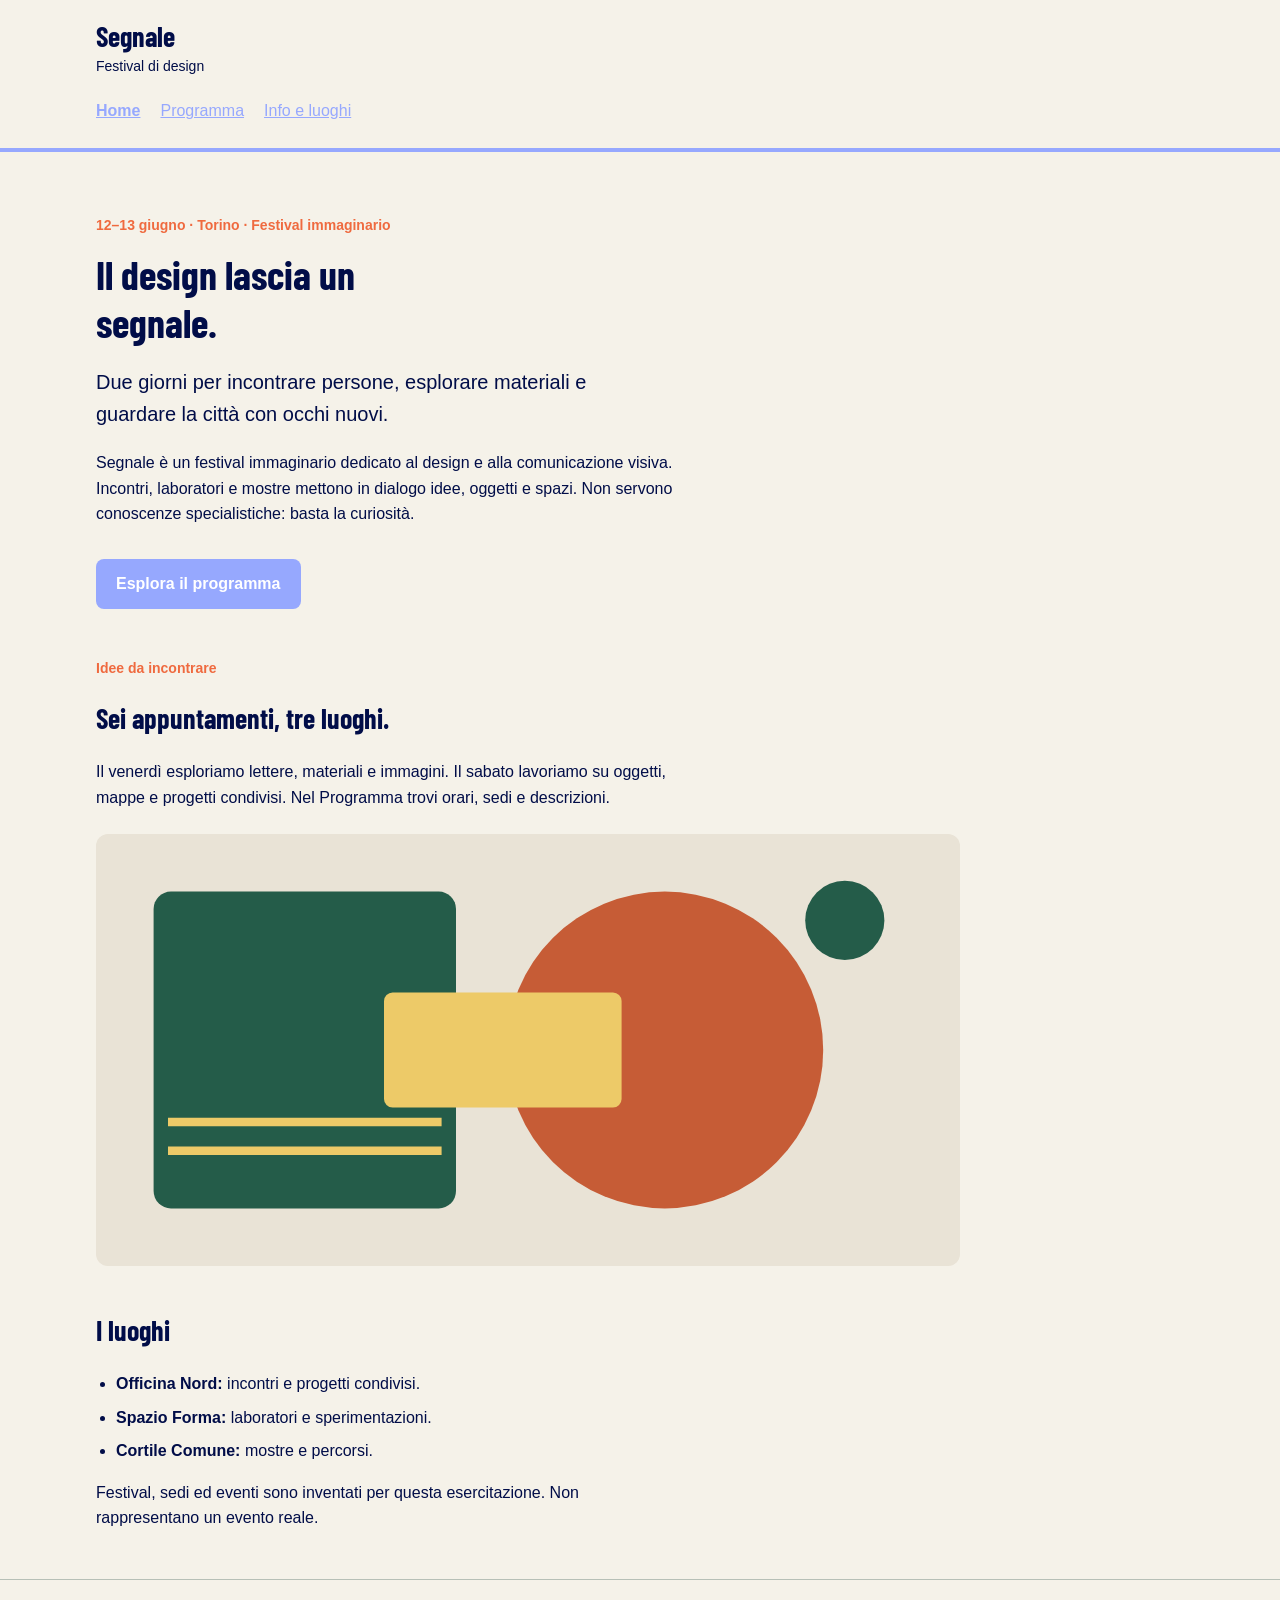
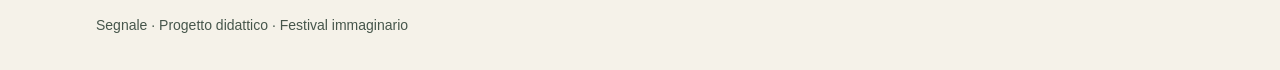
<file: index.html>
<!doctype html>
<html lang="it">
<head>
  <meta charset="utf-8">
  <meta name="viewport" content="width=device-width, initial-scale=1">
  <title>Segnale — Festival di design</title>

  <link rel="preconnect" href="https://fonts.googleapis.com">
<link rel="preconnect" href="https://fonts.gstatic.com" crossorigin>
<link href="https://fonts.googleapis.com/css2?family=Barlow+Condensed:ital,wght@0,100;0,200;0,300;0,400;0,500;0,600;0,700;0,800;0,900;1,100;1,200;1,300;1,400;1,500;1,600;1,700;1,800;1,900&display=swap" rel="stylesheet">

  <link rel="stylesheet" href="style.css">
</head>
<body>
  <a class="skip-link" href="#contenuto">Vai al contenuto</a>
  <header class="site-header">
    <div class="container">
      <a class="brand" href="index.html">Segnale<span>Festival di design</span></a>
     <nav aria-label="Navigazione principale">
  <a href="index.html" aria-current="page">Home</a>

  <a href="programma.html">Programma</a>
  <a href="info.html">Info e luoghi</a>
</nav>
    </div>
  </header>

  <main id="contenuto" class="container">
    <section class="intro" aria-labelledby="titolo-home">
      <p class="eyebrow">12–13 giugno · Torino · Festival immaginario</p>
      <h1 id="titolo-home">Il design lascia un segnale.</h1>
      <p class="lead">Due giorni per incontrare persone, esplorare materiali e guardare la città con occhi nuovi.</p>
      <p class="reading-text">Segnale è un festival immaginario dedicato al design e alla comunicazione visiva. Incontri, laboratori e mostre mettono in dialogo idee, oggetti e spazi. Non servono conoscenze specialistiche: basta la curiosità.</p>
  
      <a class="button-link" href="programma.html">Esplora il programma</a>
    </section>

    <section class="content-section" aria-labelledby="titolo-festival">
      <p class="eyebrow">Idee da incontrare</p>
      <h2 id="titolo-festival">Sei appuntamenti, tre luoghi.</h2>
      <p class="reading-text">Il venerdì esploriamo lettere, materiali e immagini. Il sabato lavoriamo su oggetti, mappe e progetti condivisi. Nel Programma trovi orari, sedi e descrizioni.</p>
      <img class="festival-image" src="assets/festival.svg" alt="Composizione geometrica di cerchi e rettangoli nei colori del festival" width="1200" height="600">
    </section>

    <section class="content-section" aria-labelledby="titolo-luoghi">
      <h2 id="titolo-luoghi">I luoghi</h2>
      <ul class="venues">
        <li><strong>Officina Nord:</strong> incontri e progetti condivisi.</li>
        <li><strong>Spazio Forma:</strong> laboratori e sperimentazioni.</li>
        <li><strong>Cortile Comune:</strong> mostre e percorsi.</li>
      </ul>
      <p class="reading-text">Festival, sedi ed eventi sono inventati per questa esercitazione. Non rappresentano un evento reale.</p>
    </section>
  </main>

  <footer class="site-footer"><div class="container"><p>Segnale · Progetto didattico · Festival immaginario</p></div></footer>
</body>
</html>
</file>
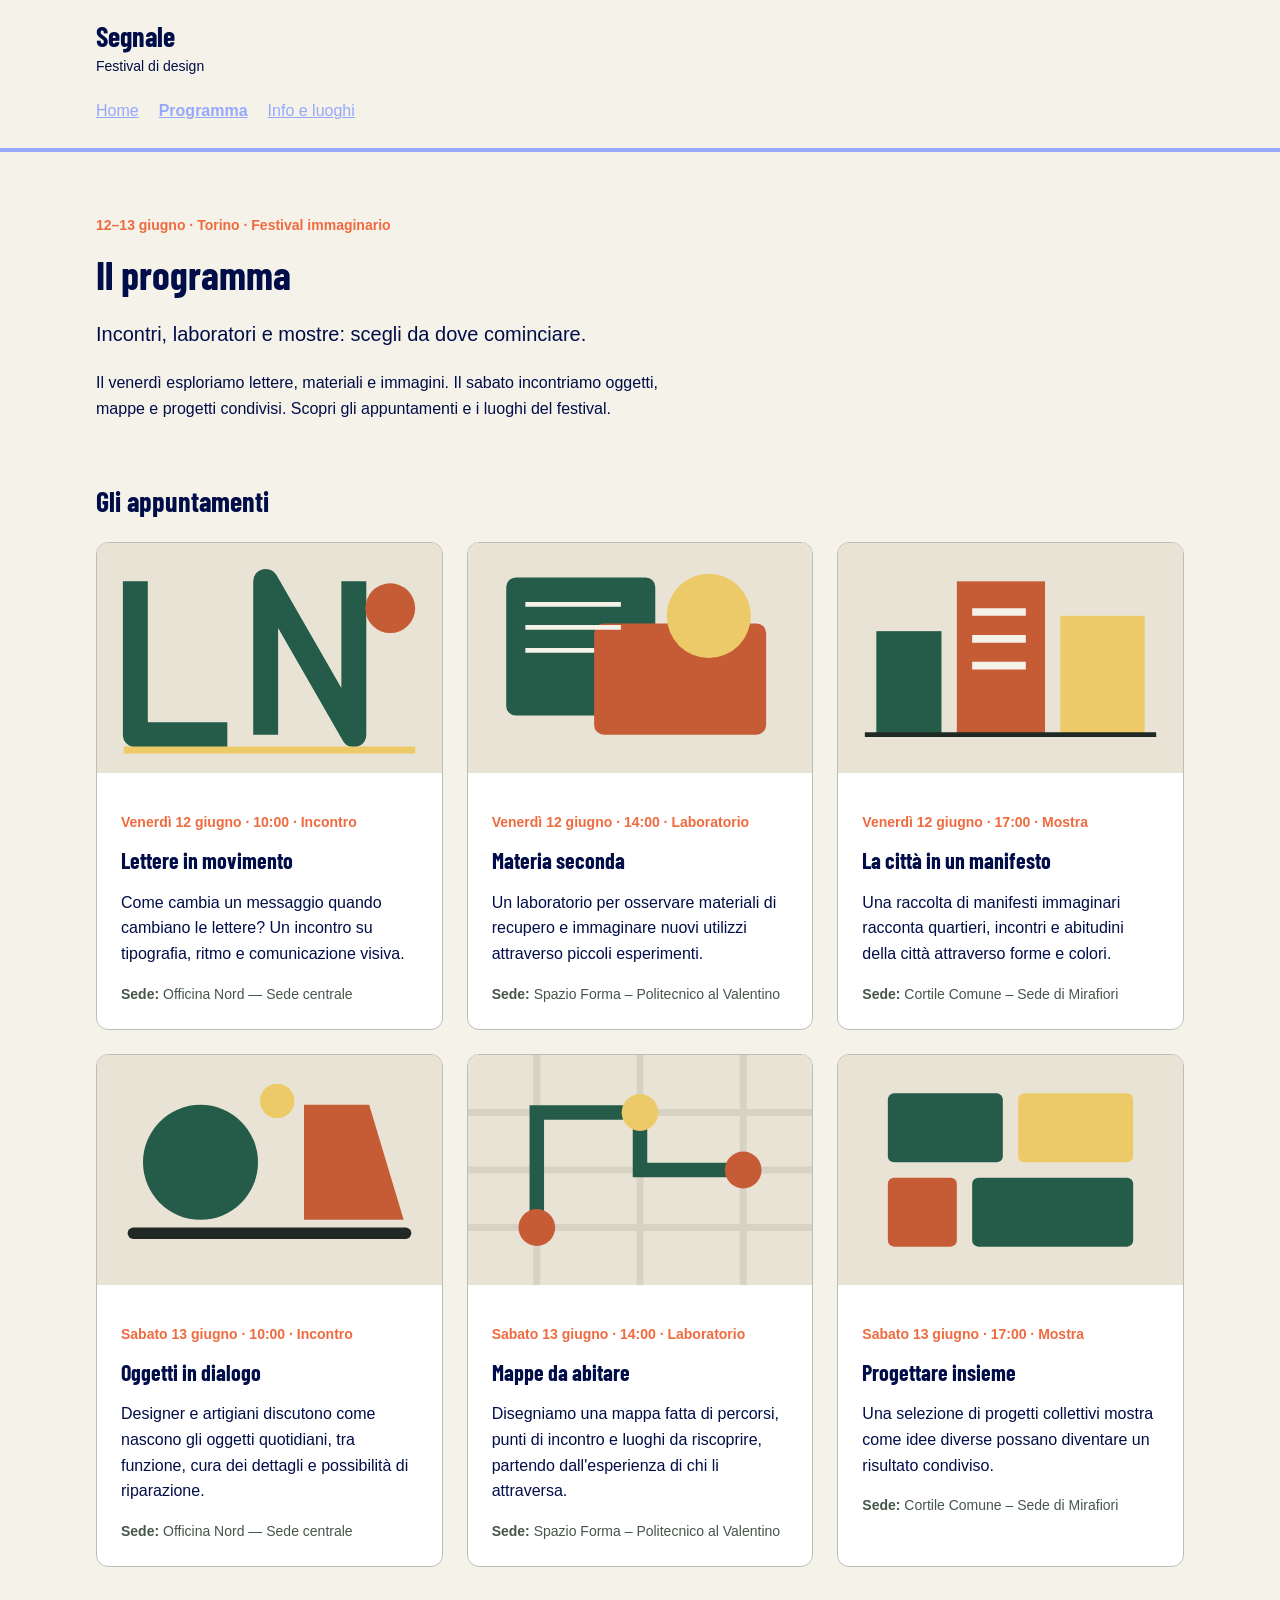
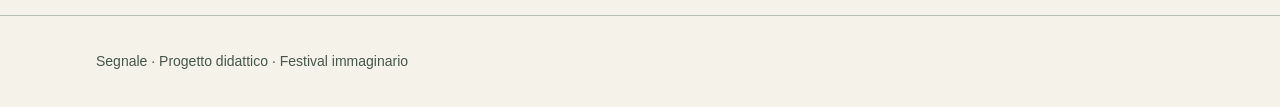
<file: programma.html>
<!doctype html>
<html lang="it">
<head>
  <meta charset="utf-8">
  <meta name="viewport" content="width=device-width, initial-scale=1">
  <title>Programma — Segnale</title>

  <link rel="preconnect" href="https://fonts.googleapis.com">
  <link rel="preconnect" href="https://fonts.gstatic.com" crossorigin>
  <link href="https://fonts.googleapis.com/css2?family=Barlow+Condensed:ital,wght@0,100;0,200;0,300;0,400;0,500;0,600;0,700;0,800;0,900;1,100;1,200;1,300;1,400;1,500;1,600;1,700;1,800;1,900&display=swap" rel="stylesheet">

  <link rel="stylesheet" href="style.css">
</head>
<body>
  <a class="skip-link" href="#contenuto">Vai al contenuto</a>
  <header class="site-header">
    <div class="container">
      <a class="brand" href="index.html">Segnale<span>Festival di design</span></a>
      <nav aria-label="Navigazione principale">
        <a href="index.html">Home</a>
        <a href="programma.html" aria-current="page">Programma</a>
        <a href="info.html">Info e luoghi</a>
      </nav>
    </div>
  </header>

  <main id="contenuto" class="container">
    <section class="intro" aria-labelledby="titolo-programma">
      <p class="eyebrow">12–13 giugno · Torino · Festival immaginario</p>
      <h1 id="titolo-programma">Il programma</h1>
      <p class="lead">Incontri, laboratori e mostre: scegli da dove cominciare.</p>
      <p class="reading-text">Il venerdì esploriamo lettere, materiali e immagini. Il sabato incontriamo oggetti, mappe e progetti condivisi. Scopri gli appuntamenti e i luoghi del festival.</p>
    </section>

    <section class="content-section" aria-labelledby="titolo-eventi">
      <h2 id="titolo-eventi">Gli appuntamenti</h2>
      <p id="stato-programma" class="reading-text" role="status" aria-live="polite">Caricamento del programma...</p>
      <div class="event-grid" id="griglia-eventi"></div>
    </section>
  </main>

  <footer class="site-footer"><div class="container"><p>Segnale · Progetto didattico · Festival immaginario</p></div></footer>

  <script src="programma.js"></script>
</body>
</html>
</file>
<file: style.css>
/* Stile iniziale: tipografia, colori e variabili CSS sono già predisposti.
   Lavoreremo su collegamenti, CSS condiviso e disposizione delle schede. */

/* Scelte comuni: ogni regola usa var() per richiamarne il valore. */
:root {
  --colore-primario: #96a8fe;
  --colore-primario-scuro: #ef6a3f;
  --colore-sfondo: #f5f2e9;
  --colore-testo: #010d48;
  --font-testo: Arial, Helvetica, sans-serif;
  --font-titoli: "Barlow Condensed", sans-serif;
}

* {
  box-sizing: border-box;
}

body {
  margin: 0;
  background: var(--colore-sfondo);
  color: var(--colore-testo);
  font-family: var(--font-testo);
  font-size: 1rem;
  line-height: 1.6;
}

a {
  color: var(--colore-primario);
}

a:hover {
  color: var(--colore-primario-scuro);
  text-decoration-thickness: 3px;
}

a:focus-visible {
  outline: 3px solid var(--colore-testo);
  outline-offset: 4px;
}

.container {
  width: 92%;
  max-width: 68rem;
  margin: 0 auto;
}

/* Intestazione sticky */
.site-header {
  position: sticky;
  top: 0;
  z-index: 1000;
  padding: 0.75rem 0;
  background: var(--colore-sfondo);
  border-bottom: 4px solid var(--colore-primario);
}

.brand {
  display: inline-block;
  color: var(--colore-testo);
  font-family: var(--font-titoli);
  font-size: 1.75rem;
  font-weight: bold;
  line-height: 1.2;
  text-decoration: none;
}

.brand span {
  display: block;
  margin-top: 0.25rem;
  font-family: var(--font-testo);
  font-size: 0.875rem;
  font-weight: normal;
}

/* Menu responsive: colonna sotto 600px */
nav {
  display: flex;
  flex-direction: column;
  gap: 0.25rem;
  margin-top: 0.75rem;
}

nav a {
  display: inline-block;
  padding: 0.25rem 0;
}

nav a[aria-current="page"] {
  font-weight: bold;
}

/* Menu responsive: riga da 600px in su */
@media (min-width: 600px) {
  .site-header {
    padding: 1.25rem 0;
  }

  nav {
    flex-direction: row;
    gap: 1.25rem;
    margin-top: 1rem;
  }
}

nav a[aria-current="page"] {
  font-weight: bold;
}

.intro {
  padding: 3rem 0 1rem;
}

.eyebrow,
.event-meta {
  color: #ef6a3f;
  font-size: 0.875rem;
  font-weight: bold;
}

h1,
h2,
h3 {
  font-family: var(--font-titoli);
  line-height: 1.2;
}

h1 {
  max-width: 18ch;
  margin: 0.75rem 0 1.25rem;
  font-size: 2.5rem;
}

h2 {
  font-size: 1.75rem;
}

h3 {
  margin: 0.5rem 0 0.75rem;
  font-size: 1.375rem;
}

.lead {
  max-width: 48ch;
  font-size: 1.25rem;
}

.reading-text {
  max-width: 65ch;
}

.button-link {
  display: inline-block;
  margin-top: 1rem;
  padding: 0.75rem 1.25rem;
  border-radius: 0.5rem;
  background: var(--colore-primario);
  color: #ffffff;
  font-weight: bold;
  text-decoration: none;
}

.button-link:hover {
  background: var(--colore-primario-scuro);
  color: #ffffff;
}

.content-section {
  margin: 2rem 0 3rem;
}

.festival-image {
  display: block;
  width: 100%;
  max-width: 54rem;
  height: auto;
  margin-top: 1.5rem;
  border-radius: 0.75rem;
}

.venues {
  padding-left: 1.25rem;
}

.venues li {
  margin-bottom: 0.5rem;
}

.event-grid {
  display: grid;
  grid-template-columns: 1fr;
  gap: 1.5rem;
}
@media (min-width: 600px) {
  .event-grid {
    grid-template-columns: repeat(2, minmax(0, 1fr));
  }
}

@media (min-width: 1024px) {
  .event-grid {
    grid-template-columns: repeat(3, minmax(0, 1fr));
  }
}


.event-card {
  min-width: 0;
  overflow: hidden;
  border: 1px solid #b7c0b7;
  border-radius: 0.75rem;
  background: #ffffff;
}

.event-card img {
  display: block;
  width: 100%;
  height: auto;
}

.event-body {
  padding: 1.5rem;
}

.event-body p:last-child {
  margin-bottom: 0;
}


.event-place {
  color: #46564b;
  font-size: 0.875rem;
}

.site-footer {
  padding: 1.25rem 0;
  border-top: 1px solid #b7c0b7;
  color: #46564b;
  font-size: 0.875rem;
}

.skip-link {
  position: absolute;
  top: -6rem;
  left: 1rem;
  padding: 0.75rem 1rem;
  background: #ffffff;
  color: var(--colore-testo);
}

.skip-link:focus {
  top: 1rem;
}

.venue-swiper {
  overflow: hidden;
}

.venue-slide {
  box-sizing: border-box;
  margin: 0;
  padding: 0; /* Rimuove il padding attorno all'immagine */
  background: #fff;
  border-radius: 0.75rem; /* oppure il valore che hai scelto */
  overflow: hidden; /* Fondamentale: ritaglia gli angoli superiori dell'immagine */
}

.venue-slide img {
  display: block;
  width: 100%;
  height: auto;
  max-height: 65vh;
  object-fit: cover;
  border-radius: 0; /* L'immagine non ha bisogno di raggio proprio, ci pensa overflow: hidden */
}

.venue-slide figcaption {
  padding: 1.5rem; /* Ripristina lo spazio interno per il testo sottostante */
}

.venue-slide h3 {
  margin: 0 0 0.5rem;
}

.gallery-controls {
  display: flex;
  align-items: center;
  justify-content: center;
  gap: 1.5rem;
  min-height: 3rem;
  margin-top: 1.5rem; /* Stacca i comandi dal riquadro sovrastante */
}

.gallery-controls .swiper-button-prev,
.gallery-controls .swiper-button-next {
  position: static;
  width: 2.75rem;
  height: 2.75rem;
  margin: 0;
  color: inherit;
}

.gallery-controls .swiper-button-prev::after,
.gallery-controls .swiper-button-next::after {
  font-size: 1.25rem;
}

.gallery-controls .swiper-pagination {
  position: static;
  width: auto;
}

.map-frame {
  width: 100%;
  overflow: hidden;
}

.map-frame iframe {
  display: block;
  width: 100%;
  height: 28rem;
  border: 0;
}

.venue-addresses {
  display: grid;
  gap: 1rem;
  padding-left: 1.25rem;
}

.venue-addresses li {
  line-height: 1.6;
}

.swiper-button-prev:focus-visible,
.swiper-button-next:focus-visible,
a:focus-visible {
  outline: 3px solid currentColor;
  outline-offset: 3px;
}

@media (max-width: 600px) {
  .map-frame iframe {
    height: 22rem;
  }

  .venue-slide {
    padding: 1rem;
  }
}

.map-frame {
  width: 100%;
  overflow: hidden;
}

.map-frame iframe {
  display: block;
  width: 100%;
  height: 28rem;
  border: 0;
}

@media (max-width: 600px) {
  .map-frame iframe {
    height: 22rem;
  }
}

.weather-card {
  padding: 1.5rem;
  border: 1px solid #b7c0b7;
  border-radius: 0.75rem;
  background: #ffffff;
}

.weather-card p:last-child {
  margin-bottom: 0;
}
</file>
